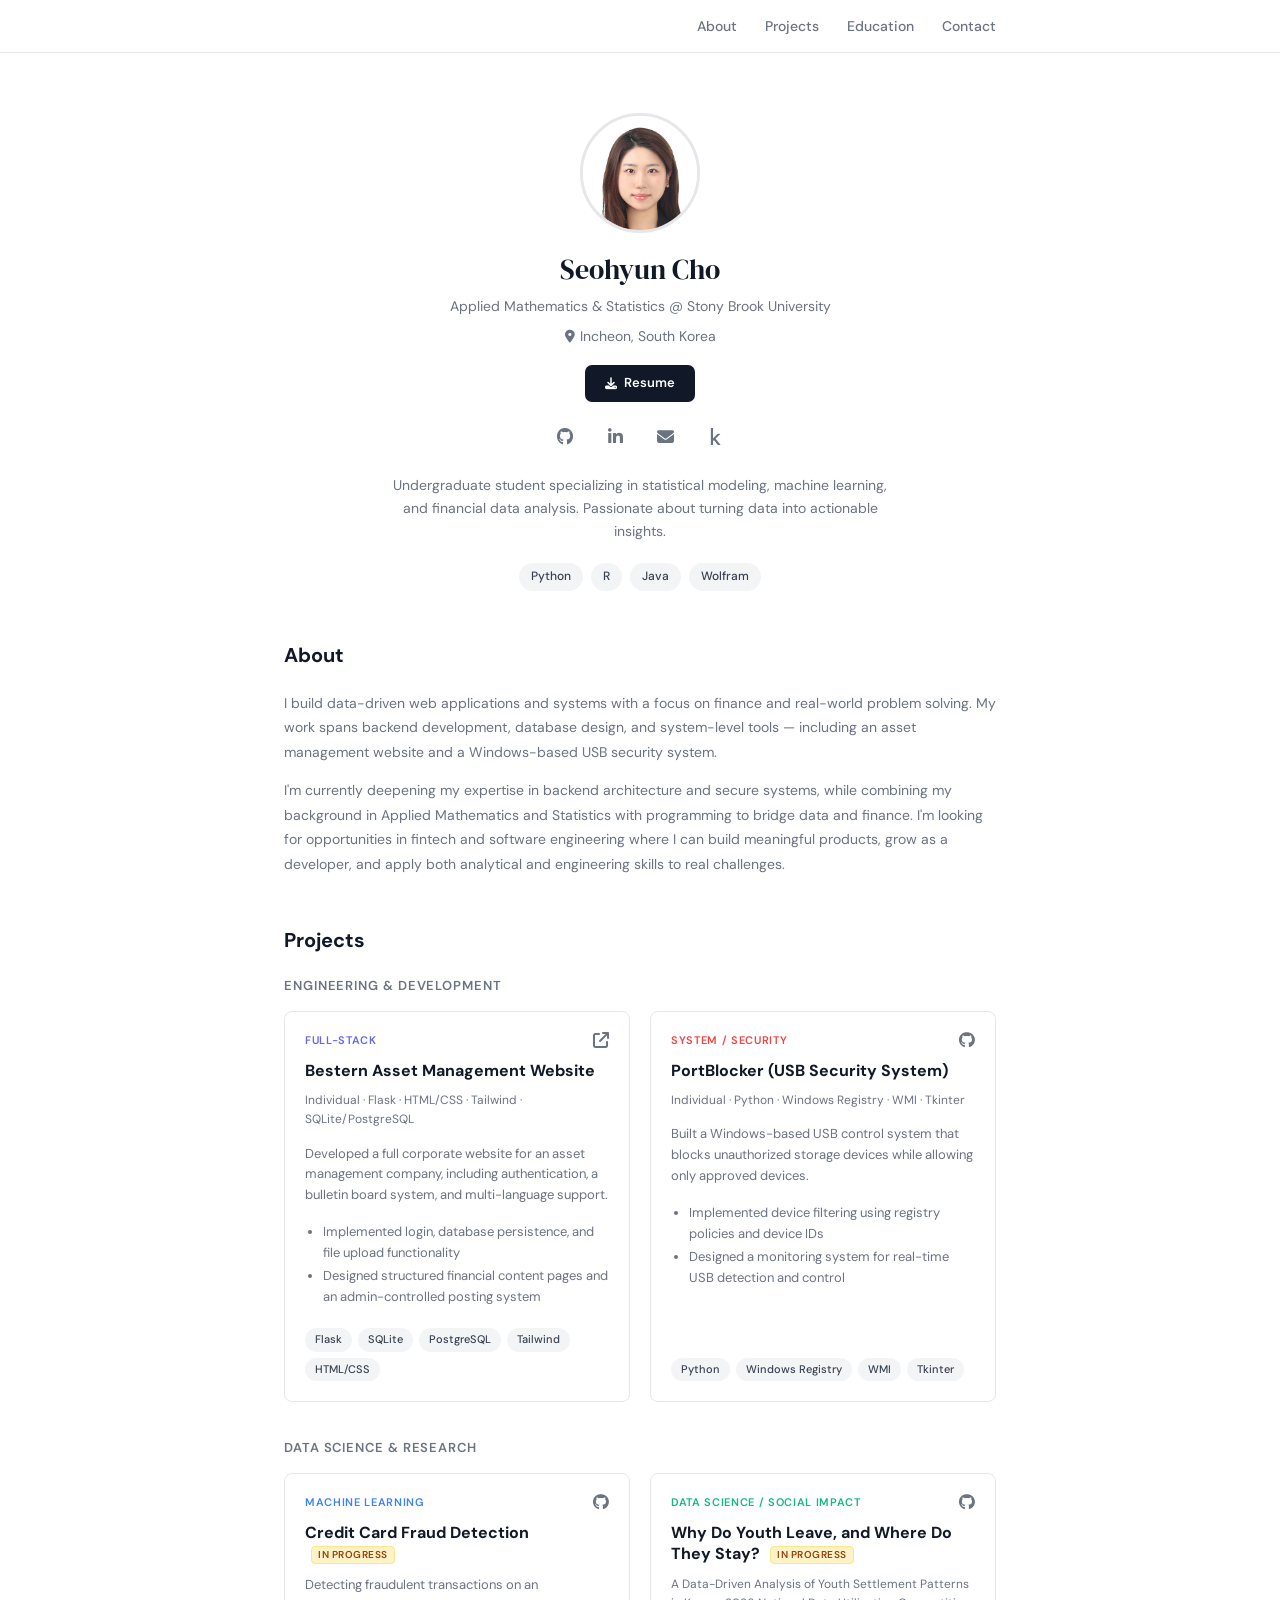
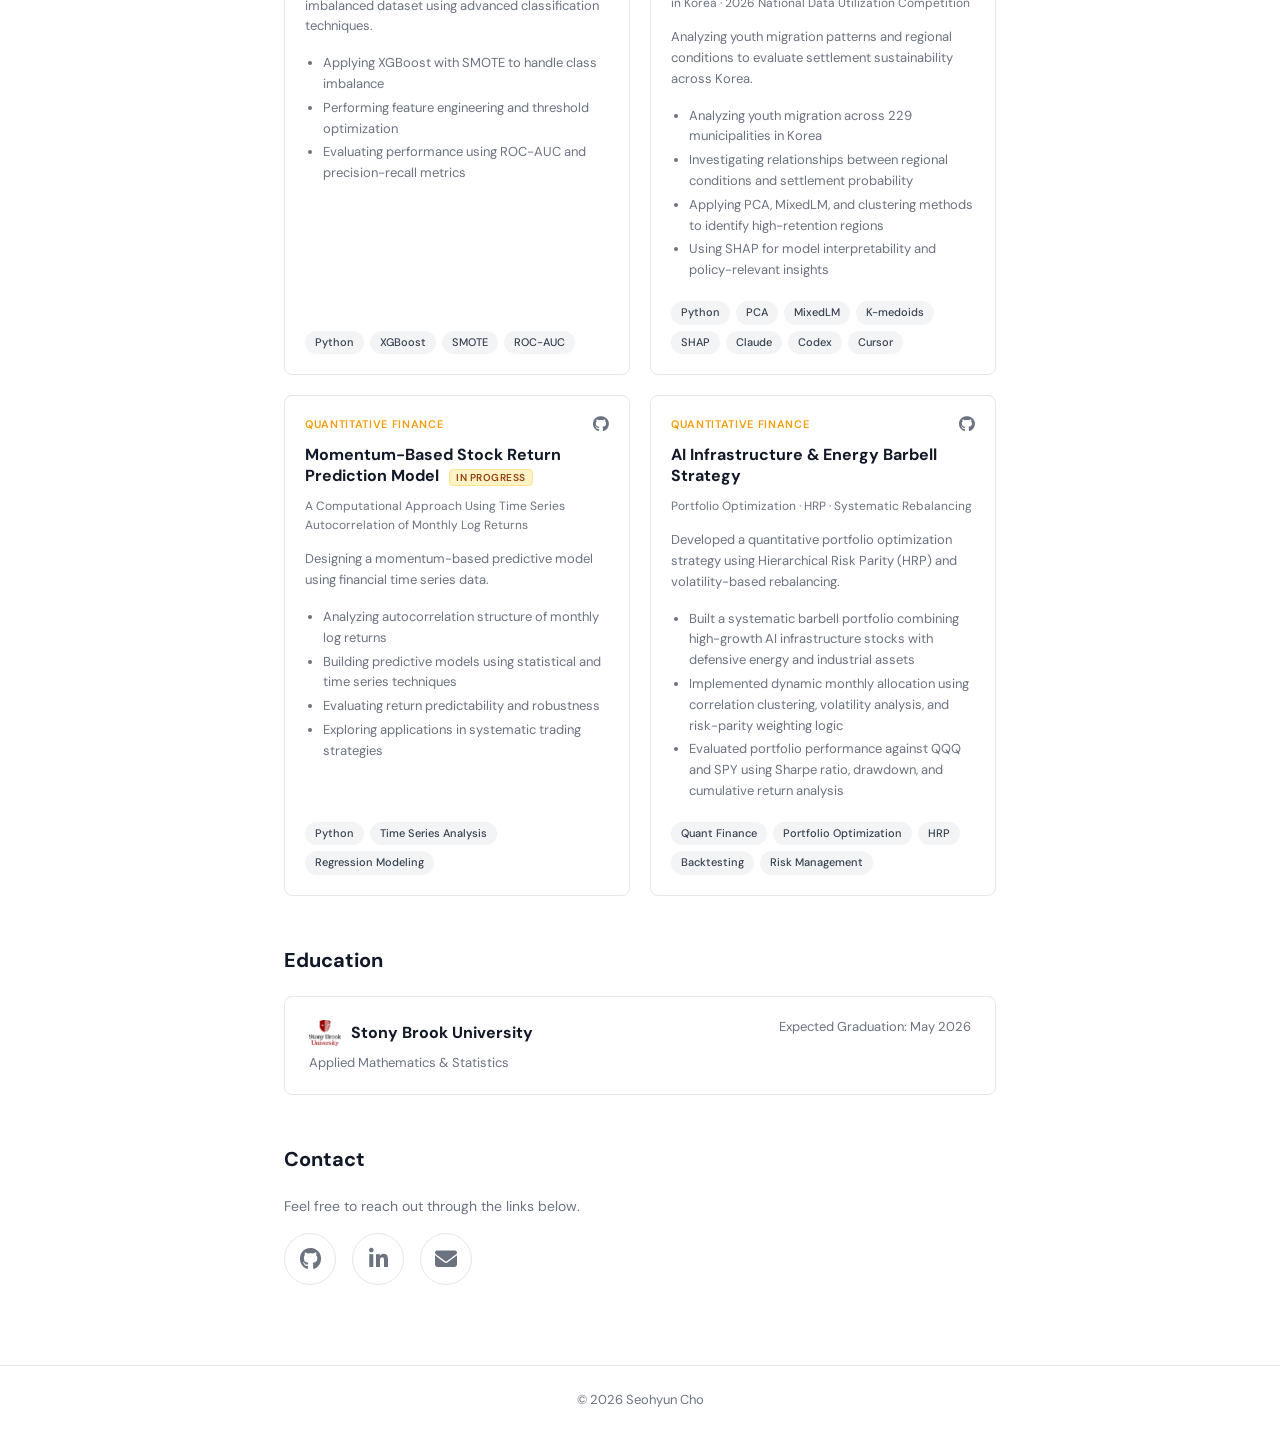
<file: index.html>
<!DOCTYPE html>
<html lang="en">
  <head>
    <meta charset="UTF-8" />
    <meta name="viewport" content="width=device-width, initial-scale=1" />
    <meta name="description" content="Seohyun Cho — Applied Mathematics & Statistics @ Stony Brook University" />
    <title>Seohyun Cho — Portfolio</title>

    <!-- Google Fonts -->
    <link rel="preconnect" href="https://fonts.googleapis.com" />
    <link rel="preconnect" href="https://fonts.gstatic.com" crossorigin />
    <link
      href="https://fonts.googleapis.com/css2?family=DM+Serif+Display&family=DM+Sans:wght@400;500;600;700&display=swap"
      rel="stylesheet"
    />

    <!-- Font Awesome 6 -->
    <link
      rel="stylesheet"
      href="https://cdnjs.cloudflare.com/ajax/libs/font-awesome/6.5.2/css/all.min.css"
      crossorigin="anonymous"
      referrerpolicy="no-referrer"
    />

    <link rel="stylesheet" href="style.css" />
  </head>
  <body>

    <!-- Navigation -->
    <nav class="top-nav">
      <div class="nav-inner">
        <a href="#about">About</a>
        <a href="#projects">Projects</a>
        <a href="#education">Education</a>
        <a href="#contact">Contact</a>
      </div>
    </nav>

    <div class="page-wrapper">

      <!-- Profile Section -->
      <section class="profile-section">

        <!-- Avatar -->
        <img class="avatar" src="profile.png" alt="Seohyun Cho" />

        <!-- Name & Title -->
        <h1 class="profile-name">Seohyun Cho</h1>
        <p class="profile-title">Applied Mathematics &amp; Statistics @ Stony Brook University</p>

        <!-- Location -->
        <p class="profile-location">
          <i class="fa-solid fa-location-dot"></i>
          Incheon, South Korea
        </p>

        <!-- Resume Button -->
        <a href="resume.pdf" download class="resume-btn">
          <i class="fa-solid fa-download"></i>
          Resume
        </a>

        <!-- Social Icons -->
        <div class="social-icons">
          <a href="https://github.com/Siennacho" target="_blank" rel="noopener noreferrer" aria-label="GitHub" class="social-link">
            <i class="fa-brands fa-github"></i>
          </a>
          <a href="https://www.linkedin.com/in/seohyun-cho-66b93a392/?locale=ko" target="_blank" rel="noopener noreferrer" aria-label="LinkedIn" class="social-link">
            <i class="fa-brands fa-linkedin-in"></i>
          </a>
          <a href="mailto:siennacho06@gmail.com" aria-label="Email" class="social-link">
            <i class="fa-solid fa-envelope"></i>
          </a>
          <a href="#" aria-label="Kaggle" class="social-link">
            <i class="fa-brands fa-kaggle"></i>
          </a>
        </div>

        <!-- Bio -->
        <p class="profile-bio">
          Undergraduate student specializing in statistical modeling, machine learning, and financial data analysis.
          Passionate about turning data into actionable insights.
        </p>

        <!-- Skills -->
        <div class="skill-tags">
          <span class="skill-tag">Python</span>
          <span class="skill-tag">R</span>
          <span class="skill-tag">Java</span>
          <span class="skill-tag">Wolfram</span>
        </div>
      </section>

      <!-- About Section -->
      <section id="about" class="about-section">
        <h2 class="section-heading">About</h2>
        <div class="about-body">
          <p>
            I build data-driven web applications and systems with a focus on finance and real-world
            problem solving. My work spans backend development, database design, and system-level
            tools — including an asset management website and a Windows-based USB security system.
          </p>
          <p>
            I'm currently deepening my expertise in backend architecture and secure systems, while
            combining my background in Applied Mathematics and Statistics with programming to bridge
            data and finance. I'm looking for opportunities in fintech and software engineering where
            I can build meaningful products, grow as a developer, and apply both analytical and
            engineering skills to real challenges.
          </p>
        </div>
      </section>

      <!-- Projects Section -->
      <section id="projects" class="projects-section">
        <h2 class="section-heading">Projects</h2>

        <!-- Engineering & Development -->
        <p class="projects-sub">Engineering &amp; Development</p>
        <div class="card-grid">

          <article class="project-card project-card--wide">
            <div class="card-top">
              <span class="card-category cat-fullstack">Full-Stack</span>
              <a href="https://bestern.co.kr/" target="_blank" rel="noopener noreferrer" class="card-github-link" aria-label="Live site">
                <i class="fa-solid fa-arrow-up-right-from-square"></i>
              </a>
            </div>
            <h3 class="card-title">Bestern Asset Management Website</h3>
            <p class="card-meta-line">Individual · Flask · HTML/CSS · Tailwind · SQLite/PostgreSQL</p>
            <p class="card-desc">
              Developed a full corporate website for an asset management company, including authentication,
              a bulletin board system, and multi-language support.
            </p>
            <ul class="card-bullets">
              <li>Implemented login, database persistence, and file upload functionality</li>
              <li>Designed structured financial content pages and an admin-controlled posting system</li>
            </ul>
            <div class="card-tags">
              <span class="card-tag">Flask</span>
              <span class="card-tag">SQLite</span>
              <span class="card-tag">PostgreSQL</span>
              <span class="card-tag">Tailwind</span>
              <span class="card-tag">HTML/CSS</span>
            </div>
          </article>

          <article class="project-card project-card--wide">
            <div class="card-top">
              <span class="card-category cat-system">System / Security</span>
              <a href="https://github.com/Siennacho" target="_blank" rel="noopener noreferrer" class="card-github-link" aria-label="GitHub">
                <i class="fa-brands fa-github"></i>
              </a>
            </div>
            <h3 class="card-title">PortBlocker (USB Security System)</h3>
            <p class="card-meta-line">Individual · Python · Windows Registry · WMI · Tkinter</p>
            <p class="card-desc">
              Built a Windows-based USB control system that blocks unauthorized storage devices
              while allowing only approved devices.
            </p>
            <ul class="card-bullets">
              <li>Implemented device filtering using registry policies and device IDs</li>
              <li>Designed a monitoring system for real-time USB detection and control</li>
            </ul>
            <div class="card-tags">
              <span class="card-tag">Python</span>
              <span class="card-tag">Windows Registry</span>
              <span class="card-tag">WMI</span>
              <span class="card-tag">Tkinter</span>
            </div>
          </article>

        </div>

        <!-- Data Science & Research -->
        <p class="projects-sub" style="margin-top: 36px;">Data Science &amp; Research</p>
        <div class="card-grid">

          <article class="project-card">
            <div class="card-top">
              <span class="card-category cat-ml">Machine Learning</span>
              <a href="#" class="card-github-link" aria-label="GitHub">
                <i class="fa-brands fa-github"></i>
              </a>
            </div>
            <h3 class="card-title">Credit Card Fraud Detection <span class="card-wip">In Progress</span></h3>
            <p class="card-desc">
              Detecting fraudulent transactions on an imbalanced dataset using advanced classification techniques.
            </p>
            <ul class="card-bullets">
              <li>Applying XGBoost with SMOTE to handle class imbalance</li>
              <li>Performing feature engineering and threshold optimization</li>
              <li>Evaluating performance using ROC-AUC and precision-recall metrics</li>
            </ul>
            <div class="card-tags">
              <span class="card-tag">Python</span>
              <span class="card-tag">XGBoost</span>
              <span class="card-tag">SMOTE</span>
              <span class="card-tag">ROC-AUC</span>
            </div>
          </article>

          <article class="project-card">
            <div class="card-top">
              <span class="card-category cat-stat">Data Science / Social Impact</span>
              <a href="#" class="card-github-link" aria-label="GitHub">
                <i class="fa-brands fa-github"></i>
              </a>
            </div>
            <h3 class="card-title">Why Do Youth Leave, and Where Do They Stay? <span class="card-wip">In Progress</span></h3>
            <p class="card-meta-line">A Data-Driven Analysis of Youth Settlement Patterns in Korea · 2026 National Data Utilization Competition</p>
            <p class="card-desc">
              Analyzing youth migration patterns and regional conditions to evaluate settlement sustainability across Korea.
            </p>
            <ul class="card-bullets">
              <li>Analyzing youth migration across 229 municipalities in Korea</li>
              <li>Investigating relationships between regional conditions and settlement probability</li>
              <li>Applying PCA, MixedLM, and clustering methods to identify high-retention regions</li>
              <li>Using SHAP for model interpretability and policy-relevant insights</li>
            </ul>
            <div class="card-tags">
              <span class="card-tag">Python</span>
              <span class="card-tag">PCA</span>
              <span class="card-tag">MixedLM</span>
              <span class="card-tag">K-medoids</span>
              <span class="card-tag">SHAP</span>
              <span class="card-tag">Claude</span>
              <span class="card-tag">Codex</span>
              <span class="card-tag">Cursor</span>
            </div>
          </article>

          <article class="project-card">
            <div class="card-top">
              <span class="card-category cat-finance">Quantitative Finance</span>
              <a href="#" class="card-github-link" aria-label="GitHub">
                <i class="fa-brands fa-github"></i>
              </a>
            </div>
            <h3 class="card-title">Momentum-Based Stock Return Prediction Model <span class="card-wip">In Progress</span></h3>
            <p class="card-meta-line">A Computational Approach Using Time Series Autocorrelation of Monthly Log Returns</p>
            <p class="card-desc">
              Designing a momentum-based predictive model using financial time series data.
            </p>
            <ul class="card-bullets">
              <li>Analyzing autocorrelation structure of monthly log returns</li>
              <li>Building predictive models using statistical and time series techniques</li>
              <li>Evaluating return predictability and robustness</li>
              <li>Exploring applications in systematic trading strategies</li>
            </ul>
            <div class="card-tags">
              <span class="card-tag">Python</span>
              <span class="card-tag">Time Series Analysis</span>
              <span class="card-tag">Regression Modeling</span>
            </div>
          </article>

          <article class="project-card">
            <div class="card-top">
              <span class="card-category cat-finance">Quantitative Finance</span>
              <a href="#" class="card-github-link" aria-label="GitHub">
                <i class="fa-brands fa-github"></i>
              </a>
            </div>
            <h3 class="card-title">AI Infrastructure &amp; Energy Barbell Strategy</h3>
            <p class="card-meta-line">Portfolio Optimization · HRP · Systematic Rebalancing</p>
            <p class="card-desc">
              Developed a quantitative portfolio optimization strategy using Hierarchical Risk Parity (HRP) and volatility-based rebalancing.
            </p>
            <ul class="card-bullets">
              <li>Built a systematic barbell portfolio combining high-growth AI infrastructure stocks with defensive energy and industrial assets</li>
              <li>Implemented dynamic monthly allocation using correlation clustering, volatility analysis, and risk-parity weighting logic</li>
              <li>Evaluated portfolio performance against QQQ and SPY using Sharpe ratio, drawdown, and cumulative return analysis</li>
            </ul>
            <div class="card-tags">
              <span class="card-tag">Quant Finance</span>
              <span class="card-tag">Portfolio Optimization</span>
              <span class="card-tag">HRP</span>
              <span class="card-tag">Backtesting</span>
              <span class="card-tag">Risk Management</span>
            </div>
          </article>

        </div>
      </section>

      <!-- Education Section -->
      <section id="education" class="education-section">
        <h2 class="section-heading">Education</h2>
        <div class="edu-card">
          <div class="edu-left">
            <div class="edu-school-row">
              <img src="sbu-logo.png" alt="Stony Brook University" class="edu-logo" />
              <p class="edu-school">Stony Brook University</p>
            </div>
            <p class="edu-degree">Applied Mathematics &amp; Statistics</p>
          </div>
          <p class="edu-date">Expected Graduation: May 2026</p>
        </div>
      </section>

      <!-- Contact Section -->
      <section id="contact" class="contact-section">
        <h2 class="section-heading">Contact</h2>
        <p class="contact-desc">Feel free to reach out through the links below.</p>
        <div class="contact-links">
          <a href="https://github.com/Siennacho" target="_blank" rel="noopener noreferrer" class="contact-icon-btn" aria-label="GitHub">
            <i class="fa-brands fa-github"></i>
          </a>
          <a href="https://www.linkedin.com/in/seohyun-cho-66b93a392/?locale=ko" target="_blank" rel="noopener noreferrer" class="contact-icon-btn" aria-label="LinkedIn">
            <i class="fa-brands fa-linkedin-in"></i>
          </a>
          <a href="mailto:siennacho06@gmail.com" class="contact-icon-btn" aria-label="Email">
            <i class="fa-solid fa-envelope"></i>
          </a>
        </div>
      </section>

    </div>

    <!-- Footer -->
    <footer class="site-footer">
      <p>&copy; 2026 Seohyun Cho</p>
    </footer>

  </body>
</html>
</file>
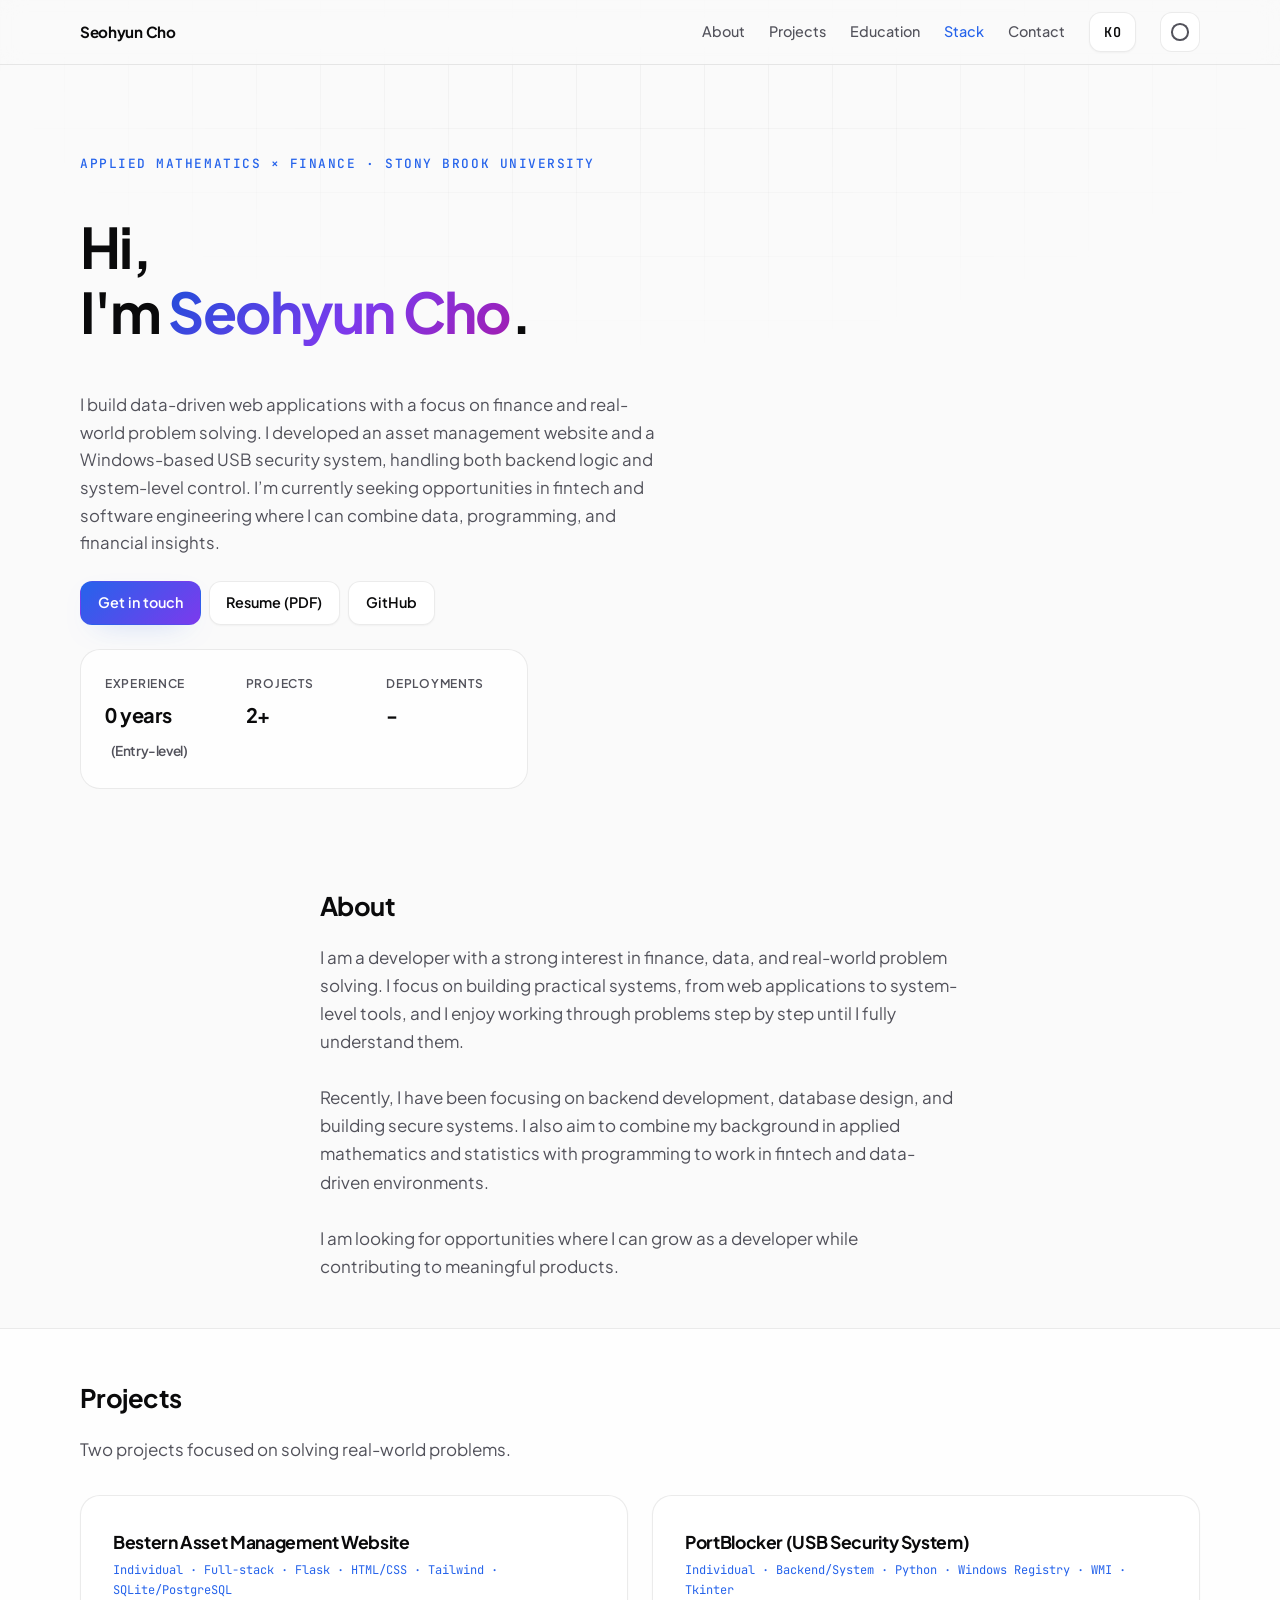
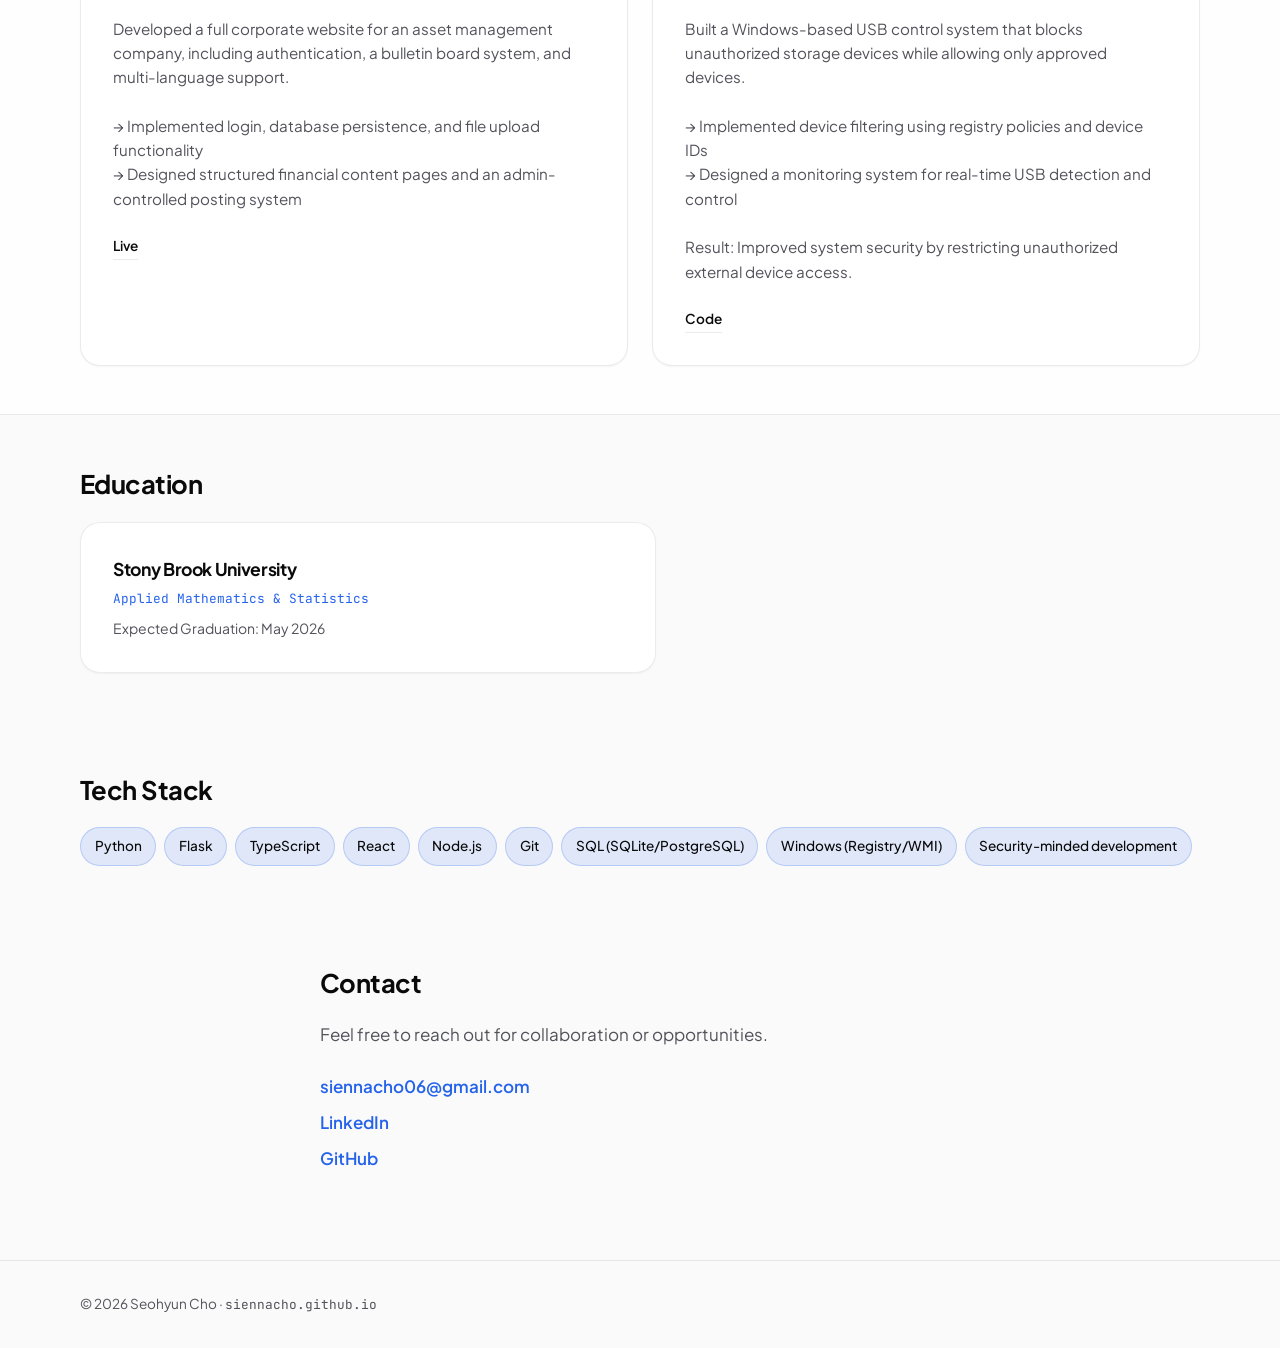
<file: en.html>
<!DOCTYPE html>
<html lang="en">
  <head>
    <meta charset="UTF-8" />
    <meta name="viewport" content="width=device-width, initial-scale=1" />
    <meta
      name="description"
      content="Seohyun Cho — Finance & Data-focused Full-stack Developer portfolio"
    />
    <title>Seohyun Cho — Portfolio</title>
    <link rel="canonical" href="https://siennacho.github.io/en.html" />
    <meta property="og:url" content="https://siennacho.github.io/en.html" />
    <meta property="og:title" content="Seohyun Cho — Portfolio" />
    <meta
      property="og:description"
      content="Finance & Data-focused Full-stack Developer — Portfolio"
    />
    <link rel="preconnect" href="https://fonts.googleapis.com" />
    <link rel="preconnect" href="https://fonts.gstatic.com" crossorigin />
    <link
      href="https://fonts.googleapis.com/css2?family=JetBrains+Mono:wght@400;500&family=Plus+Jakarta+Sans:ital,wght@0,400;0,500;0,600;0,700;1,400&display=swap"
      rel="stylesheet"
    />
    <link rel="stylesheet" href="styles.css" />
  </head>
  <body>
    <a class="skip-link" href="#main">Skip to content</a>
    <div class="bg-grid" aria-hidden="true"></div>

    <header class="site-header">
      <div class="container header-inner">
        <a class="logo" href="/">Seohyun Cho</a>
        <nav class="nav" aria-label="Primary">
          <a href="#about">About</a>
          <a href="#work">Projects</a>
          <a href="#education">Education</a>
          <a href="#stack">Stack</a>
          <a href="#contact">Contact</a>
        </nav>
        <a class="lang-link" href="/" lang="ko" aria-label="한국어 버전 보기">KO</a>
        <button type="button" class="theme-toggle" aria-label="Toggle theme" data-theme-toggle>
          <span class="theme-toggle__icon" aria-hidden="true"></span>
        </button>
      </div>
    </header>

    <main id="main">
      <section class="hero">
        <div class="container hero-inner">
          <p class="eyebrow">Applied Mathematics × Finance · Stony Brook University</p>
          <h1 class="hero-title">
            Hi,<br />
            I'm <span class="hero-title__accent">Seohyun Cho</span>.
          </h1>
          <p class="hero-lead">
            I build data-driven web applications with a focus on finance and real-world problem solving.
            I developed an asset management website and a Windows-based USB security system, handling both backend logic
            and system-level control. I’m currently seeking opportunities in fintech and software engineering where I can
            combine data, programming, and financial insights.
          </p>
          <div class="hero-actions">
            <a class="btn btn--primary" href="#contact">Get in touch</a>
            <a class="btn btn--ghost" href="/assets/SeohyunCho_Resume.pdf" download>Resume (PDF)</a>
            <a class="btn btn--ghost" href="https://github.com/Siennacho" target="_blank" rel="noopener noreferrer"
              >GitHub</a
            >
          </div>
          <dl class="metrics" aria-label="Highlights">
            <div class="metrics__item">
              <dt>Experience</dt>
              <dd><span class="metrics__value">0</span> years <span class="metrics__suffix">(Entry-level)</span></dd>
            </div>
            <div class="metrics__item">
              <dt>Projects</dt>
              <dd><span class="metrics__value">2</span>+</dd>
            </div>
            <div class="metrics__item">
              <dt>Deployments</dt>
              <dd><span class="metrics__value">-</span></dd>
            </div>
          </dl>
        </div>
      </section>

      <section id="about" class="section">
        <div class="container narrow">
          <h2 class="section-title">About</h2>
          <p class="prose">
            I am a developer with a strong interest in finance, data, and real-world problem solving. I focus on building
            practical systems, from web applications to system-level tools, and I enjoy working through problems step by
            step until I fully understand them.
            <br /><br />
            Recently, I have been focusing on backend development, database design, and building secure systems. I also
            aim to combine my background in applied mathematics and statistics with programming to work in fintech and
            data-driven environments.
            <br /><br />
            I am looking for opportunities where I can grow as a developer while contributing to meaningful products.
          </p>
        </div>
      </section>

      <section id="work" class="section section--alt">
        <div class="container">
          <h2 class="section-title">Projects</h2>
          <p class="section-desc">Two projects focused on solving real-world problems.</p>
          <ul class="card-grid">
            <li>
              <article class="card">
                <h3 class="card__title">Bestern Asset Management Website</h3>
                <p class="card__meta">Individual · Full-stack · Flask · HTML/CSS · Tailwind · SQLite/PostgreSQL</p>
                <p class="card__text">
                  Developed a full corporate website for an asset management company, including authentication, a
                  bulletin board system, and multi-language support.
                  <br /><br />
                  → Implemented login, database persistence, and file upload functionality<br />
                  → Designed structured financial content pages and an admin-controlled posting system
                </p>
                <div class="card__links">
                  <a href="https://bestern.co.kr" target="_blank" rel="noopener noreferrer">Live</a>
                </div>
              </article>
            </li>
            <li>
              <article class="card">
                <h3 class="card__title">PortBlocker (USB Security System)</h3>
                <p class="card__meta">Individual · Backend/System · Python · Windows Registry · WMI · Tkinter</p>
                <p class="card__text">
                  Built a Windows-based USB control system that blocks unauthorized storage devices while allowing only
                  approved devices.
                  <br /><br />
                  → Implemented device filtering using registry policies and device IDs<br />
                  → Designed a monitoring system for real-time USB detection and control
                  <br /><br />
                  Result: Improved system security by restricting unauthorized external device access.
                </p>
                <div class="card__links">
                  <a href="https://github.com/Siennacho" target="_blank" rel="noopener noreferrer">Code</a>
                </div>
              </article>
            </li>
          </ul>
        </div>
      </section>

      <section id="education" class="section">
        <div class="container">
          <h2 class="section-title">Education</h2>
          <ul class="edu-list">
            <li class="edu-item">
              <p class="edu-item__school">Stony Brook University</p>
              <p class="edu-item__degree">Applied Mathematics &amp; Statistics</p>
              <p class="edu-item__date">Expected Graduation: May 2026</p>
            </li>
          </ul>
        </div>
      </section>

      <section id="stack" class="section">
        <div class="container">
          <h2 class="section-title">Tech Stack</h2>
          <ul class="stack-list" aria-label="Tech stack">
            <li>Python</li>
            <li>Flask</li>
            <li>TypeScript</li>
            <li>React</li>
            <li>Node.js</li>
            <li>Git</li>
            <li>SQL (SQLite/PostgreSQL)</li>
            <li>Windows (Registry/WMI)</li>
            <li>Security-minded development</li>
          </ul>
        </div>
      </section>

      <section id="contact" class="section section--cta">
        <div class="container narrow">
          <h2 class="section-title">Contact</h2>
          <p class="prose">Feel free to reach out for collaboration or opportunities.</p>
          <ul class="contact-list">
            <li><a href="mailto:siennacho06@gmail.com">siennacho06@gmail.com</a></li>
            <li><a href="https://www.linkedin.com/in/%EC%84%9C%ED%98%84-%EC%A1%B0-66b93a392/" target="_blank" rel="noopener noreferrer">LinkedIn</a></li>
            <li><a href="https://github.com/Siennacho" target="_blank" rel="noopener noreferrer">GitHub</a></li>
          </ul>
        </div>
      </section>
    </main>

    <footer class="site-footer">
      <div class="container footer-inner">
        <p>© <span data-year></span> Seohyun Cho · <span class="footer-url">siennacho.github.io</span></p>
      </div>
    </footer>

    <script src="main.js" defer></script>
  </body>
</html>
</file>
<file: style.css>
/* ===== CSS Custom Properties ===== */
:root {
  --font-serif: "DM Serif Display", Georgia, serif;
  --font-sans: "DM Sans", system-ui, sans-serif;

  --color-bg: #ffffff;
  --color-text: #111827;
  --color-muted: #6b7280;
  --color-border: #e5e7eb;
  --color-skill-bg: #f3f4f6;
  --color-skill-text: #374151;

  /* Category colors */
  --color-ml: #3b82f6;
  --color-stat: #10b981;
  --color-finance: #f59e0b;
  --color-data: #8b5cf6;

  /* Avatar */
  --color-avatar-bg: #1a1a2e;

  /* Social icons */
  --color-social: #6b7280;
  --color-social-hover: #111827;

  --max-width: 760px;
}

/* ===== Reset ===== */
*,
*::before,
*::after {
  box-sizing: border-box;
}

html {
  scroll-behavior: smooth;
}

body {
  margin: 0;
  font-family: var(--font-sans);
  font-size: 15px;
  line-height: 1.6;
  color: var(--color-text);
  background-color: var(--color-bg);
  -webkit-font-smoothing: antialiased;
}

/* ===== Navigation ===== */
.top-nav {
  position: sticky;
  top: 0;
  z-index: 100;
  background: rgba(255, 255, 255, 0.92);
  backdrop-filter: blur(8px);
  border-bottom: 1px solid var(--color-border);
}

.nav-inner {
  max-width: var(--max-width);
  margin: 0 auto;
  padding: 0 24px;
  display: flex;
  justify-content: flex-end;
  gap: 28px;
  height: 52px;
  align-items: center;
}

.nav-inner a {
  font-family: var(--font-sans);
  font-size: 14px;
  font-weight: 500;
  color: var(--color-muted);
  text-decoration: none;
  transition: color 0.2s ease;
}

.nav-inner a:hover {
  color: var(--color-text);
}

/* ===== Page Wrapper ===== */
.page-wrapper {
  max-width: var(--max-width);
  margin: 0 auto;
  padding: 0 24px 80px;
}

/* ===== Profile Section ===== */
.profile-section {
  padding-top: 60px;
  display: flex;
  flex-direction: column;
  align-items: center;
  text-align: center;
}

/* Avatar */
.avatar {
  width: 120px;
  height: 120px;
  border-radius: 50%;
  object-fit: cover;
  object-position: center top;
  flex-shrink: 0;
  margin-bottom: 20px;
  border: 3px solid var(--color-border);
}

/* Name */
.profile-name {
  font-family: var(--font-serif);
  font-size: 28px;
  font-weight: 400;
  color: var(--color-text);
  margin: 0 0 8px;
  line-height: 1.2;
}

/* Title */
.profile-title {
  font-size: 14px;
  color: var(--color-muted);
  margin: 0 0 8px;
}

/* Resume Button */
.resume-btn {
  display: inline-flex;
  align-items: center;
  gap: 7px;
  padding: 8px 20px;
  margin-bottom: 16px;
  background: var(--color-text);
  color: #ffffff;
  font-size: 13px;
  font-weight: 600;
  border-radius: 7px;
  text-decoration: none;
  transition: opacity 0.2s ease, transform 0.2s ease;
}

.resume-btn i {
  font-size: 12px;
}

.resume-btn:hover {
  opacity: 0.85;
  transform: translateY(-1px);
}

/* Location */
.profile-location {
  font-size: 14px;
  color: var(--color-muted);
  margin: 0 0 18px;
  display: flex;
  align-items: center;
  gap: 5px;
}

.profile-location i {
  font-size: 13px;
  color: var(--color-muted);
}

/* Social Icons */
.social-icons {
  display: flex;
  gap: 14px;
  margin-bottom: 20px;
}

.social-link {
  display: inline-flex;
  align-items: center;
  justify-content: center;
  width: 36px;
  height: 36px;
  border-radius: 50%;
  color: var(--color-social);
  font-size: 17px;
  text-decoration: none;
  transition: color 0.2s ease;
}

.social-link:hover {
  color: var(--color-social-hover);
}

/* Bio */
.profile-bio {
  font-size: 14px;
  color: var(--color-muted);
  max-width: 520px;
  margin: 0 0 20px;
  line-height: 1.65;
}

/* Skill Tags */
.skill-tags {
  display: flex;
  flex-wrap: wrap;
  gap: 8px;
  justify-content: center;
  margin-bottom: 0;
}

.skill-tag {
  background: var(--color-skill-bg);
  color: var(--color-skill-text);
  font-size: 12px;
  font-weight: 500;
  padding: 4px 12px;
  border-radius: 999px;
}

/* ===== Projects Section ===== */
.projects-section {
  margin-top: 48px;
}

.section-heading {
  font-family: var(--font-sans);
  font-size: 20px;
  font-weight: 700;
  color: var(--color-text);
  margin: 0 0 20px;
}

/* Card Grid */
.card-grid {
  display: grid;
  grid-template-columns: repeat(2, 1fr);
  gap: 20px;
}

/* Project Card */
.project-card {
  background: var(--color-bg);
  border: 1px solid var(--color-border);
  border-radius: 8px;
  padding: 20px;
  display: flex;
  flex-direction: column;
  gap: 10px;
  transition: box-shadow 0.2s ease, transform 0.2s ease;
}

.project-card:hover {
  box-shadow: 0 4px 16px rgba(0, 0, 0, 0.08);
  transform: translateY(-2px);
}

/* Card Top Row (category + github icon) */
.card-top {
  display: flex;
  align-items: center;
  justify-content: space-between;
  gap: 8px;
}

/* Category Labels */
.card-category {
  font-size: 11px;
  font-weight: 600;
  text-transform: uppercase;
  letter-spacing: 0.06em;
}

.cat-ml {
  color: var(--color-ml);
}

.cat-stat {
  color: var(--color-stat);
}

.cat-finance {
  color: var(--color-finance);
}

.cat-data {
  color: var(--color-data);
}

/* GitHub Link on Card */
.card-github-link {
  color: var(--color-social);
  font-size: 16px;
  text-decoration: none;
  line-height: 1;
  transition: color 0.2s ease;
  flex-shrink: 0;
}

.card-github-link:hover {
  color: var(--color-text);
}

/* Card Title */
.card-title {
  font-family: var(--font-sans);
  font-size: 16px;
  font-weight: 700;
  color: var(--color-text);
  margin: 0;
  line-height: 1.35;
}

/* In Progress Badge */
.card-wip {
  display: inline-block;
  font-size: 10px;
  font-weight: 600;
  text-transform: uppercase;
  letter-spacing: 0.05em;
  color: #92400e;
  background: #fef3c7;
  border: 1px solid #fde68a;
  border-radius: 4px;
  padding: 1px 6px;
  vertical-align: middle;
  margin-left: 6px;
  font-family: var(--font-sans);
}

/* Card Description */
.card-desc {
  font-size: 13px;
  color: var(--color-muted);
  margin: 0 0 6px;
  line-height: 1.6;
}

/* Card Tags */
.card-tags {
  display: flex;
  flex-wrap: wrap;
  gap: 6px;
  margin-top: auto;
  padding-top: 4px;
}

.card-tag {
  background: var(--color-skill-bg);
  color: var(--color-skill-text);
  font-size: 11px;
  font-weight: 500;
  padding: 3px 10px;
  border-radius: 999px;
}

/* ===== Intro Section ===== */
.intro-section {
  margin-top: 40px;
  padding: 24px 28px;
  background: #f9fafb;
  border: 1px solid var(--color-border);
  border-radius: 10px;
}

.intro-text {
  font-size: 14px;
  color: var(--color-muted);
  line-height: 1.75;
  margin: 0;
}

/* ===== About Section ===== */
.about-section {
  margin-top: 48px;
}

.about-body p {
  font-size: 14px;
  color: var(--color-muted);
  line-height: 1.75;
  margin: 0 0 14px;
}

.about-body p:last-child {
  margin-bottom: 0;
}

/* ===== Projects Sub-heading ===== */
.projects-sub {
  font-size: 13px;
  font-weight: 600;
  text-transform: uppercase;
  letter-spacing: 0.07em;
  color: var(--color-muted);
  margin: 0 0 14px;
}

/* Wide Engineering Cards */
.card-meta-line {
  font-size: 12px;
  color: var(--color-muted);
  margin: 0 0 4px;
}

.card-bullets {
  margin: 0 0 6px;
  padding-left: 18px;
  display: flex;
  flex-direction: column;
  gap: 3px;
  list-style: disc;
}

.card-bullets li {
  font-size: 13px;
  color: var(--color-muted);
  line-height: 1.6;
}

/* Category: Full-Stack */
.cat-fullstack {
  color: #6366f1;
}

/* Category: System / Security */
.cat-system {
  color: #ef4444;
}

/* ===== Education Section ===== */
.education-section {
  margin-top: 48px;
}

.edu-card {
  display: flex;
  align-items: flex-start;
  justify-content: space-between;
  gap: 16px;
  padding: 20px 24px;
  border: 1px solid var(--color-border);
  border-radius: 8px;
  flex-wrap: wrap;
}

.edu-school-row {
  display: flex;
  align-items: center;
  gap: 10px;
  margin-bottom: 4px;
}

.edu-logo {
  width: 32px;
  height: 32px;
  object-fit: contain;
  flex-shrink: 0;
}

.edu-school {
  font-size: 16px;
  font-weight: 700;
  color: var(--color-text);
  margin: 0;
}

.edu-degree {
  font-size: 13px;
  color: var(--color-muted);
  margin: 0;
}

.edu-date {
  font-size: 13px;
  color: var(--color-muted);
  margin: 0;
  white-space: nowrap;
}

.edu-left {
  display: flex;
  flex-direction: column;
}

/* ===== Contact Section ===== */
.contact-section {
  margin-top: 48px;
}

.contact-desc {
  font-size: 14px;
  color: var(--color-muted);
  margin: 0 0 16px;
}

.contact-links {
  display: flex;
  gap: 16px;
  flex-wrap: wrap;
}

.contact-icon-btn {
  display: inline-flex;
  align-items: center;
  justify-content: center;
  width: 52px;
  height: 52px;
  border-radius: 50%;
  border: 1.5px solid var(--color-border);
  color: var(--color-muted);
  font-size: 22px;
  text-decoration: none;
  transition: color 0.2s ease, border-color 0.2s ease, transform 0.2s ease, box-shadow 0.2s ease;
}

.contact-icon-btn:hover {
  color: var(--color-text);
  border-color: var(--color-text);
  transform: translateY(-2px);
  box-shadow: 0 4px 12px rgba(0, 0, 0, 0.08);
}

/* ===== Footer ===== */
.site-footer {
  border-top: 1px solid var(--color-border);
  text-align: center;
  padding: 24px;
}

.site-footer p {
  font-size: 13px;
  color: var(--color-muted);
  margin: 0;
}

/* ===== Responsive ===== */
@media (max-width: 640px) {
  .card-grid {
    grid-template-columns: 1fr;
  }

  .nav-inner {
    justify-content: center;
    gap: 20px;
  }

  .profile-section {
    padding-top: 40px;
  }
}
</file>
<file: styles.css>
:root {
  color-scheme: light dark;
  --font-sans: "Plus Jakarta Sans", system-ui, sans-serif;
  --font-mono: "JetBrains Mono", ui-monospace, monospace;

  --space-xs: 0.25rem;
  --space-sm: 0.5rem;
  --space-md: 1rem;
  --space-lg: 1.5rem;
  --space-xl: 2rem;
  --space-2xl: 3rem;
  --space-3xl: clamp(3rem, 8vw, 5.5rem);

  --radius-sm: 6px;
  --radius-md: 12px;
  --radius-lg: 20px;

  --ease-out: cubic-bezier(0.22, 1, 0.36, 1);
  --shadow-sm: 0 1px 2px rgba(0, 0, 0, 0.04);
  --shadow-md: 0 12px 40px -12px rgba(0, 0, 0, 0.12);

  --bg: #fafafa;
  --bg-elevated: #ffffff;
  --text: #0a0a0b;
  --text-muted: #52525b;
  --border: rgba(10, 10, 11, 0.08);
  --accent: #2563eb;
  --accent-2: #7c3aed;
  --accent-soft: rgba(37, 99, 235, 0.12);
  --hero-gradient: linear-gradient(135deg, #1d4ed8 0%, #7c3aed 55%, #a21caf 100%);
}

[data-theme="dark"] {
  color-scheme: dark;
  --bg: #09090b;
  --bg-elevated: #121214;
  --text: #fafafa;
  --text-muted: #a1a1aa;
  --border: rgba(250, 250, 250, 0.08);
  --accent: #60a5fa;
  --accent-2: #a78bfa;
  --accent-soft: rgba(96, 165, 250, 0.15);
  --hero-gradient: linear-gradient(135deg, #60a5fa 0%, #a78bfa 50%, #e879f9 100%);
  --shadow-sm: 0 1px 2px rgba(0, 0, 0, 0.2);
  --shadow-md: 0 20px 50px -20px rgba(0, 0, 0, 0.5);
}

*,
*::before,
*::after {
  box-sizing: border-box;
}

html {
  scroll-behavior: smooth;
}

body {
  margin: 0;
  font-family: var(--font-sans);
  font-size: 1.0625rem;
  line-height: 1.65;
  color: var(--text);
  background-color: var(--bg);
  -webkit-font-smoothing: antialiased;
}

.bg-grid {
  pointer-events: none;
  position: fixed;
  inset: 0;
  z-index: -1;
  background-image:
    linear-gradient(var(--border) 1px, transparent 1px),
    linear-gradient(90deg, var(--border) 1px, transparent 1px);
  background-size: 64px 64px;
  mask-image: radial-gradient(ellipse 80% 60% at 50% 0%, black 20%, transparent 70%);
  opacity: 0.45;
}

.skip-link {
  position: absolute;
  top: -100px;
  left: var(--space-md);
  padding: var(--space-sm) var(--space-md);
  background: var(--accent);
  color: #fff;
  font-weight: 600;
  border-radius: var(--radius-sm);
  z-index: 100;
  transition: top 0.2s var(--ease-out);
}

.skip-link:focus {
  top: var(--space-md);
  outline: 2px solid var(--text);
  outline-offset: 2px;
}

.container {
  width: min(1120px, 100% - 2 * var(--space-xl));
  margin-inline: auto;
}

.container.narrow {
  width: min(640px, 100% - 2 * var(--space-xl));
}

.site-header {
  position: sticky;
  top: 0;
  z-index: 50;
  background: color-mix(in srgb, var(--bg) 85%, transparent);
  backdrop-filter: blur(12px);
  border-bottom: 1px solid var(--border);
}

.header-inner {
  display: flex;
  align-items: center;
  justify-content: space-between;
  gap: var(--space-lg);
  min-height: 4rem;
}

.nav {
  margin-left: auto;
}

.logo {
  font-weight: 700;
  font-size: 0.95rem;
  letter-spacing: -0.02em;
  color: var(--text);
  text-decoration: none;
}

.nav {
  display: flex;
  gap: var(--space-lg);
  flex-wrap: wrap;
  justify-content: flex-end;
}

.nav a {
  font-size: 0.9rem;
  font-weight: 500;
  color: var(--text-muted);
  text-decoration: none;
  transition: color 0.2s var(--ease-out);
}

.nav a:hover {
  color: var(--text);
}

.nav a.active {
  color: var(--accent);
}

.lang-link {
  flex-shrink: 0;
  height: 2.5rem;
  padding: 0 0.85rem;
  display: inline-flex;
  align-items: center;
  justify-content: center;
  border: 1px solid var(--border);
  border-radius: var(--radius-md);
  background: var(--bg-elevated);
  color: var(--text);
  text-decoration: none;
  font-family: var(--font-mono);
  font-size: 0.85rem;
  font-weight: 600;
  letter-spacing: 0.06em;
  box-shadow: var(--shadow-sm);
  transition:
    border-color 0.2s var(--ease-out),
    transform 0.15s var(--ease-out);
}

.lang-link:hover {
  border-color: color-mix(in srgb, var(--text-muted) 35%, transparent);
  transform: translateY(-1px);
}

.lang-link:focus-visible {
  outline: 2px solid var(--accent);
  outline-offset: 2px;
}

.theme-toggle {
  flex-shrink: 0;
  width: 2.5rem;
  height: 2.5rem;
  border: 1px solid var(--border);
  border-radius: var(--radius-md);
  background: var(--bg-elevated);
  cursor: pointer;
  display: grid;
  place-items: center;
  transition:
    border-color 0.2s var(--ease-out),
    transform 0.15s var(--ease-out);
}

.theme-toggle:hover {
  border-color: color-mix(in srgb, var(--text-muted) 35%, transparent);
}

.theme-toggle:focus-visible {
  outline: 2px solid var(--accent);
  outline-offset: 2px;
}

.theme-toggle__icon {
  width: 1.1rem;
  height: 1.1rem;
  border-radius: 50%;
  box-shadow: inset 0 0 0 2px var(--text-muted);
}

[data-theme="dark"] .theme-toggle__icon {
  box-shadow:
    inset 0 0 0 2px var(--text-muted),
    -6px 0 0 -3px var(--text-muted);
}

.hero {
  padding: var(--space-3xl) 0 var(--space-2xl);
}

.hero-inner {
  display: grid;
  gap: var(--space-lg);
}

.eyebrow {
  font-family: var(--font-mono);
  font-size: 0.8rem;
  font-weight: 500;
  letter-spacing: 0.12em;
  text-transform: uppercase;
  color: var(--accent);
  margin: 0 0 var(--space-md);
}

.hero-title {
  font-size: clamp(1.6rem, 5.5vw, 3.5rem);
  font-weight: 700;
  letter-spacing: -0.03em;
  line-height: 1.15;
  margin: 0 0 var(--space-lg);
}

.hero-title__accent {
  background: var(--hero-gradient);
  -webkit-background-clip: text;
  background-clip: text;
  color: transparent;
}

.hero-lead {
  max-width: 36rem;
  color: var(--text-muted);
  margin: 0;
  font-size: 1.05rem;
}

.hero-actions {
  display: flex;
  flex-wrap: wrap;
  gap: var(--space-sm);
  margin: 0;
}

.btn {
  display: inline-flex;
  align-items: center;
  justify-content: center;
  height: 2.75rem;
  padding: 0 1.05rem;
  font-family: var(--font-sans);
  font-size: 0.9rem;
  font-weight: 600;
  border-radius: var(--radius-md);
  text-decoration: none;
  border: 1px solid transparent;
  transition:
    background 0.2s var(--ease-out),
    color 0.2s var(--ease-out),
    border-color 0.2s var(--ease-out),
    transform 0.15s var(--ease-out);
}

.btn:focus-visible {
  outline: 2px solid var(--accent);
  outline-offset: 2px;
}

.btn--primary {
  background: linear-gradient(135deg, var(--accent) 0%, var(--accent-2) 100%);
  color: #fff;
  box-shadow: 0 10px 30px -18px color-mix(in srgb, var(--accent) 60%, transparent);
}

.btn--primary:hover {
  transform: translateY(-1px);
}

.btn--ghost {
  background: var(--bg-elevated);
  color: var(--text);
  border-color: var(--border);
  box-shadow: var(--shadow-sm);
}

.btn--ghost:hover {
  border-color: color-mix(in srgb, var(--text-muted) 40%, transparent);
  transform: translateY(-1px);
}

.metrics {
  display: grid;
  grid-template-columns: repeat(3, 1fr);
  gap: var(--space-lg);
  margin: 0;
  padding: var(--space-lg);
  border: 1px solid var(--border);
  border-radius: var(--radius-lg);
  background: color-mix(in srgb, var(--bg-elevated) 70%, var(--bg));
  max-width: 28rem;
}

.metrics__item {
  margin: 0;
}

.metrics dt {
  font-size: 0.75rem;
  font-weight: 600;
  text-transform: uppercase;
  letter-spacing: 0.06em;
  color: var(--text-muted);
  margin: 0 0 var(--space-xs);
}

.metrics dd {
  margin: 0;
  font-size: 1.25rem;
  font-weight: 700;
  letter-spacing: -0.02em;
}

.metrics__suffix {
  font-size: 0.85rem;
  font-weight: 600;
  color: var(--text-muted);
  margin-left: 0.35rem;
}

.metrics__value {
  font-variant-numeric: tabular-nums;
}

.section {
  padding: var(--space-2xl) 0;
}

.section--alt {
  background: color-mix(in srgb, var(--bg-elevated) 70%, var(--bg));
  border-block: 1px solid var(--border);
}

.section--cta {
  padding-bottom: var(--space-3xl);
}

.section-title {
  font-size: clamp(1.35rem, 2.5vw, 1.6rem);
  font-weight: 700;
  letter-spacing: -0.02em;
  margin: 0 0 var(--space-md);
}

.section-desc {
  color: var(--text-muted);
  margin: 0 0 var(--space-xl);
  max-width: 40rem;
}

.prose {
  color: var(--text-muted);
  margin: 0;
}

.card-grid {
  list-style: none;
  margin: 0;
  padding: 0;
  display: grid;
  gap: var(--space-lg);
  grid-template-columns: repeat(auto-fit, minmax(min(100%, 300px), 1fr));
}

.card {
  height: 100%;
  padding: var(--space-xl);
  background: var(--bg-elevated);
  border: 1px solid var(--border);
  border-radius: var(--radius-lg);
  box-shadow: var(--shadow-sm);
  transition:
    border-color 0.25s var(--ease-out),
    box-shadow 0.25s var(--ease-out),
    transform 0.25s var(--ease-out);
}

.card:hover {
  border-color: color-mix(in srgb, var(--accent) 35%, var(--border));
  box-shadow: var(--shadow-md);
  transform: translateY(-2px);
}

.card__title {
  font-size: 1.1rem;
  font-weight: 700;
  margin: 0 0 var(--space-xs);
  letter-spacing: -0.02em;
}

.card__meta {
  font-family: var(--font-mono);
  font-size: 0.75rem;
  color: var(--accent);
  margin: 0 0 var(--space-md);
}

.card__text {
  font-size: 0.95rem;
  color: var(--text-muted);
  margin: 0 0 var(--space-lg);
  line-height: 1.6;
}

.card__links {
  display: flex;
  gap: var(--space-md);
}

.card__links a {
  font-size: 0.85rem;
  font-weight: 600;
  color: var(--text);
  text-decoration: none;
  border-bottom: 1px solid var(--border);
  padding-bottom: 2px;
  transition: border-color 0.2s var(--ease-out);
}

.card__links a:hover {
  border-color: var(--accent);
}

.stack-list {
  list-style: none;
  margin: 0;
  padding: 0;
  display: flex;
  flex-wrap: wrap;
  gap: var(--space-sm);
}

.stack-list li {
  font-size: 0.85rem;
  font-weight: 500;
  padding: 0.45rem 0.85rem;
  border-radius: 999px;
  background: var(--accent-soft);
  color: var(--text);
  border: 1px solid color-mix(in srgb, var(--accent) 22%, transparent);
}

.contact-list {
  list-style: none;
  margin: var(--space-lg) 0 0;
  padding: 0;
  display: flex;
  flex-direction: column;
  gap: var(--space-sm);
}

.contact-list a {
  font-weight: 600;
  color: var(--accent);
  text-decoration: none;
}

.contact-list a:hover {
  text-decoration: underline;
  text-underline-offset: 4px;
}

.edu-list {
  list-style: none;
  margin: 0;
  padding: 0;
  display: flex;
  flex-direction: column;
  gap: var(--space-md);
}

.edu-item {
  padding: var(--space-xl);
  background: var(--bg-elevated);
  border: 1px solid var(--border);
  border-radius: var(--radius-lg);
  box-shadow: var(--shadow-sm);
  max-width: 36rem;
}

.edu-item__school {
  font-size: 1.1rem;
  font-weight: 700;
  letter-spacing: -0.02em;
  margin: 0 0 var(--space-xs);
}

.edu-item__degree {
  font-family: var(--font-mono);
  font-size: 0.8rem;
  color: var(--accent);
  margin: 0 0 var(--space-sm);
}

.edu-item__date {
  font-size: 0.875rem;
  color: var(--text-muted);
  margin: 0;
}

.contact-link--empty {
  color: var(--text-muted);
  text-decoration: none;
  cursor: default;
}

.contact-link--empty:hover {
  text-decoration: none;
}

.site-footer {
  border-top: 1px solid var(--border);
  padding: var(--space-xl) 0;
}

.footer-inner p {
  margin: 0;
  font-size: 0.85rem;
  color: var(--text-muted);
}

.footer-url {
  font-family: var(--font-mono);
  font-size: 0.8rem;
}

@media (max-width: 640px) {
  .metrics {
    grid-template-columns: 1fr;
    max-width: none;
  }

  .header-inner {
    flex-wrap: wrap;
    row-gap: var(--space-sm);
  }

  .nav {
    order: 3;
    width: 100%;
    justify-content: center;
    gap: var(--space-md);
    padding-top: var(--space-sm);
    border-top: 1px solid var(--border);
  }

  .nav a {
    font-size: 0.85rem;
  }
}
</file>
